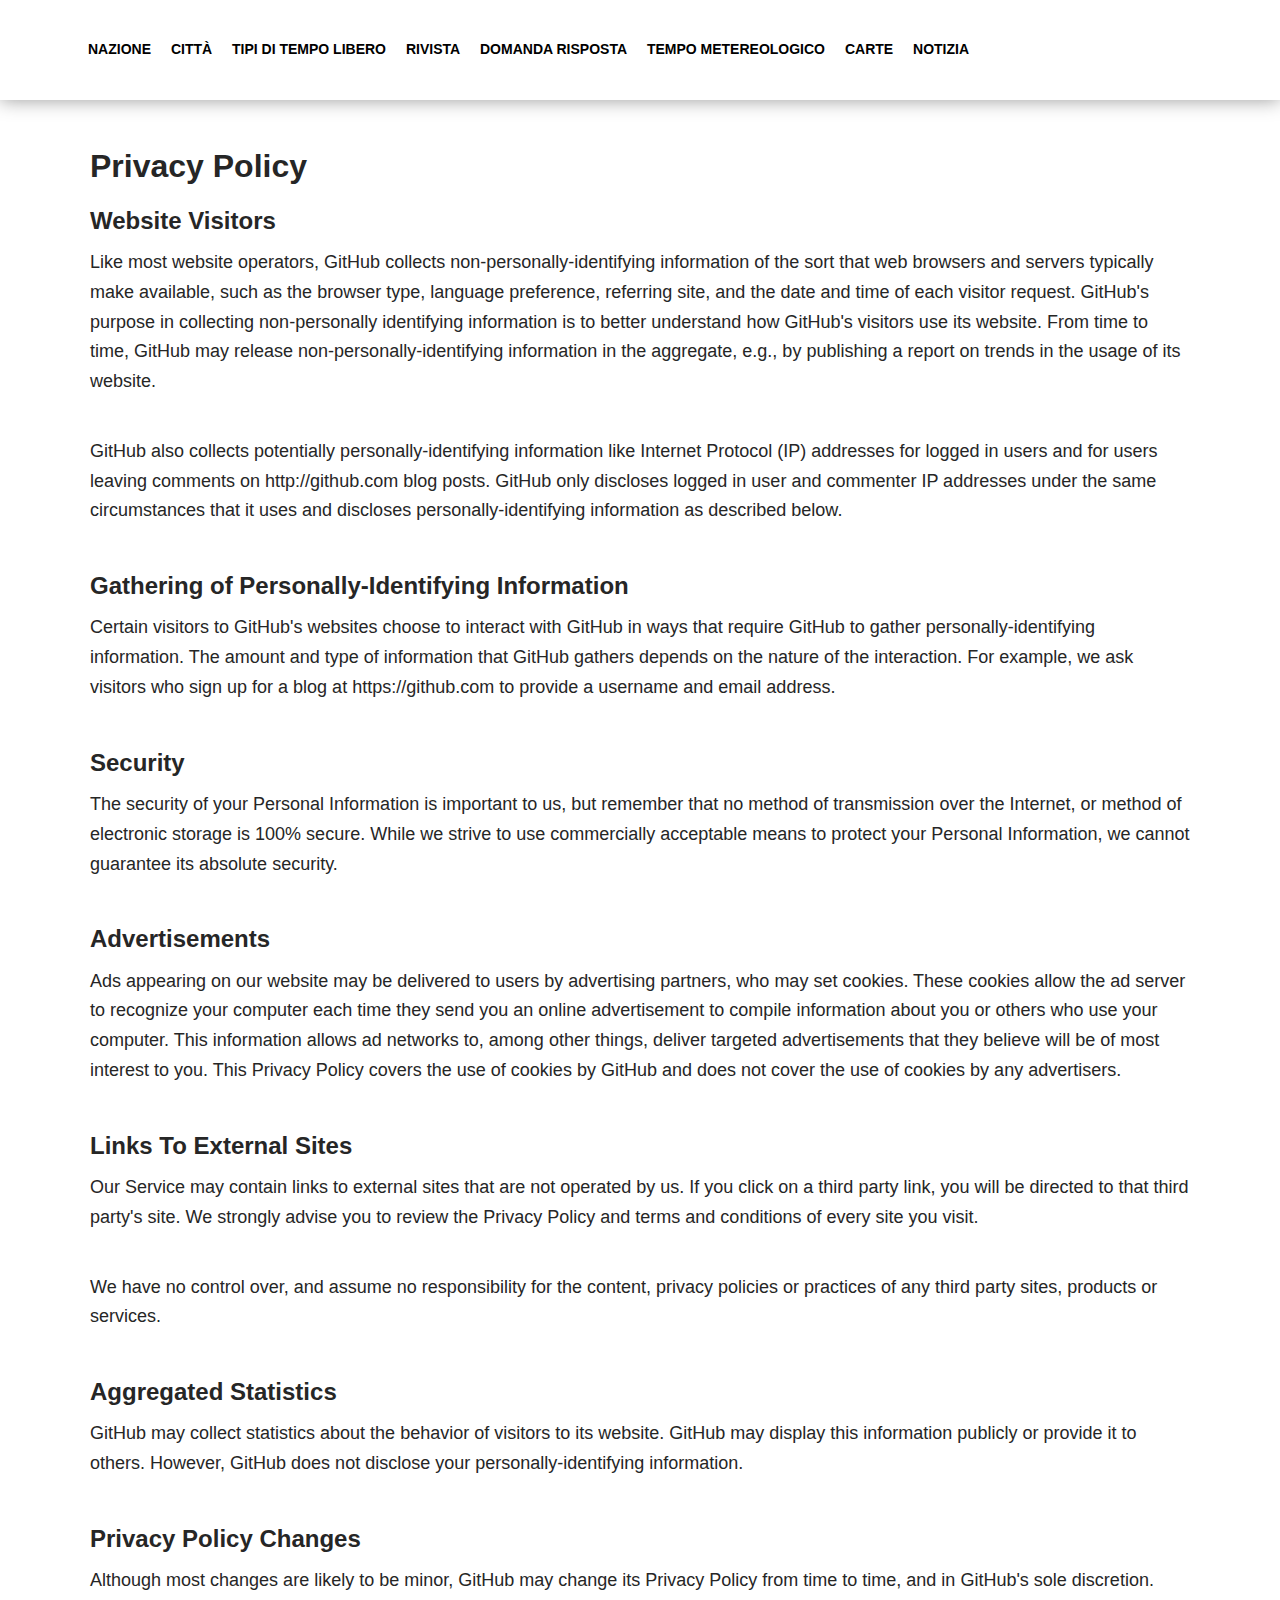
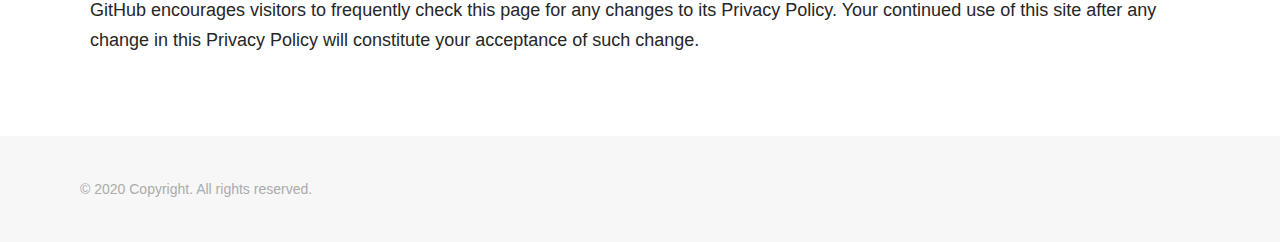
<file: PrivacyPolicy.html>
<!DOCTYPE html>
<!-- saved from url=(0073)file:///Users/a8/Downloads/WebScrapBook/data/20200610071507839/index.html -->
<html lang="en" data-scrapbook-source="https://tumanilotrty.github.io/002/" data-scrapbook-create="20200610071507839"><head><meta http-equiv="Content-Type" content="text/html; charset=UTF-8">
	
	<title>Privacy Policy</title>
	<meta name="viewport" content="width=device-width">
	<meta content="no-referrer" name="referrer">
	<link rel="stylesheet" href="./Privacy Policy_files/styles.min.css">
</head>

<body>
	<header>
		<div class="container">
			<div class="c-row">



				<nav>
					

					<ul class="d-md-none">
						<li><a href="file:///Users/a8/Downloads/WebScrapBook/data/20200610071507839/index.html#">NAZIONE</a></li>
						<li><a href="file:///Users/a8/Downloads/WebScrapBook/data/20200610071507839/index.html#">CITTÀ</a></li>
						<li><a href="file:///Users/a8/Downloads/WebScrapBook/data/20200610071507839/index.html#">TIPI DI TEMPO LIBERO</a></li>
						<li><a href="file:///Users/a8/Downloads/WebScrapBook/data/20200610071507839/index.html#">RIVISTA</a></li>
						<li><a href="file:///Users/a8/Downloads/WebScrapBook/data/20200610071507839/index.html#">DOMANDA RISPOSTA</a></li>
						<li><a href="file:///Users/a8/Downloads/WebScrapBook/data/20200610071507839/index.html#">TEMPO METEREOLOGICO</a></li>
						<li><a href="file:///Users/a8/Downloads/WebScrapBook/data/20200610071507839/index.html#">CARTE</a></li>
						<li><a href="file:///Users/a8/Downloads/WebScrapBook/data/20200610071507839/index.html#">NOTIZIA</a></li>
					</ul>
				</nav>

				<div class="more d-lg-none-up">
					<a href="file:///Users/a8/Downloads/WebScrapBook/data/20200610071507839/index.html#" class="burger">
						<svg class="menu-icon" width="35" height="35" viewBox="0 0 64 64" fill="currentColor" xmlns="https://www.w3.org/2000/svg" aria-hidden="true">
							<path d="M52.75,47.84H11.25a2.08,2.08,0,1,0,0,4.16h41.5a2.08,2.08,0,1,0,0-4.16Z"></path>
							<path d="M52.75,28.92H11.25a2.08,2.08,0,1,0,0,4.16h41.5a2.08,2.08,0,1,0,0-4.16Z"></path>
							<path d="M11.25,14.16h41.5a2.08,2.08,0,1,0,0-4.16H11.25a2.08,2.08,0,1,0,0,4.16Z"></path>
						</svg>
					</a>
				</div>

			</div>
		</div>

	</header>


	<!-- Custom HTML / Remove before use -->
	<div class="container">

		<div class="c-row">

			<!-- CONTENT START -->
			<div class="col-content">
				<div class="content" style="padding: 40px 0">
					<h1 class="h1">Privacy Policy</h1>
						<h2 class="h2">Website Visitors</h2>
			<p class="text">Like most website operators, GitHub collects non-personally-identifying information of the sort that web browsers and servers typically make available, such as the browser type, language preference, referring site, and the date and time of each visitor request. GitHub's purpose in collecting non-personally identifying information is to better understand how GitHub's visitors use its website. From time to time, GitHub may release non-personally-identifying information in the aggregate, e.g., by publishing a report on trends in the usage of its website.</p>
			<p class="text">GitHub also collects potentially personally-identifying information like Internet Protocol (IP) addresses for logged in users and for users leaving comments on http://github.com blog posts. GitHub only discloses logged in user and commenter IP addresses under the same circumstances that it uses and discloses personally-identifying information as described below.</p>
			
						<h2>Gathering of Personally-Identifying Information</h2>
			<p class="text">Certain visitors to GitHub's websites choose to interact with GitHub in ways that require GitHub to gather personally-identifying information. The amount and type of information that GitHub gathers depends on the nature of the interaction. For example, we ask visitors who sign up for a blog at https://github.com to provide a username and email address.</p>
			
						<h2>Security</h2>
			<p class="text">The security of your Personal Information is important to us, but remember that no method of transmission over the Internet, or method of electronic storage is 100% secure. While we strive to use commercially acceptable means to protect your Personal Information, we cannot guarantee its absolute security.</p>
			
						<h2>Advertisements</h2>
			<p class="text">Ads appearing on our website may be delivered to users by advertising partners, who may set cookies. These cookies allow the ad server to recognize your computer each time they send you an online advertisement to compile information about you or others who use your computer. This information allows ad networks to, among other things, deliver targeted advertisements that they believe will be of most interest to you. This Privacy Policy covers the use of cookies by GitHub and does not cover the use of cookies by any advertisers.</p>
			

						<h2>Links To External Sites</h2>
			<p class="text">Our Service may contain links to external sites that are not operated by us. If you click on a third party link, you will be directed to that third party's site. We strongly advise you to review the Privacy Policy and terms and conditions of every site you visit.</p>
			<p class="text">We have no control over, and assume no responsibility for the content, privacy policies or practices of any third party sites, products or services.</p>
			
			
			
						<h2>Aggregated Statistics</h2>
			<p class="text">GitHub may collect statistics about the behavior of visitors to its website. GitHub may display this information publicly or provide it to others. However, GitHub does not disclose your personally-identifying information.</p>
			
			
			
						<h2>Privacy Policy Changes</h2>
			<p class="text">Although most changes are likely to be minor, GitHub may change its Privacy Policy from time to time, and in GitHub's sole discretion. GitHub encourages visitors to frequently check this page for any changes to its Privacy Policy. Your continued use of this site after any change in this Privacy Policy will constitute your acceptance of such change.</p>

				

 				</div>
			</div>

			<!-- CONTENT END -->
		</div>
	</div>


	<footer>
		<div class="container">
			<div class="copy">
				<span>© 2020 Copyright. All rights reserved.</span>
			</div>
		</div>
	</footer>

	



</body></html>
</file>
<file: Privacy Policy_files/styles.min.css>
@font-face{font-family:Roboto;font-style:normal;font-weight:400;src:url("urn:scrapbook:download:error:https://tumanilotrty.github.io/002/fonts/roboto-regular-webfont.woff2") format("woff2")}@font-face{font-family:Roboto;font-style:italic;font-weight:400;src:url("urn:scrapbook:download:error:https://tumanilotrty.github.io/002/fonts/roboto-italic-webfont.woff2") format("woff2")}@font-face{font-family:Roboto;font-style:normal;font-weight:700;src:url("urn:scrapbook:download:error:https://tumanilotrty.github.io/002/fonts/roboto-bold-webfont.woff2") format("woff2")}@font-face{font-family:Roboto;font-style:italic;font-weight:700;src:url("urn:scrapbook:download:error:https://tumanilotrty.github.io/002/fonts/roboto-bolditalic-webfont.woff2") format("woff2")}*,::after,::before{-webkit-box-sizing:border-box;box-sizing:border-box}html{font-family:sans-serif;line-height:1.15;-webkit-text-size-adjust:100%;-webkit-tap-highlight-color:transparent}article,aside,figcaption,figure,footer,header,hgroup,main,nav,section{display:block}body{margin:0;font-family:-apple-system,BlinkMacSystemFont,"Segoe UI",Roboto,"Helvetica Neue",Arial,"Noto Sans",sans-serif,"Apple Color Emoji","Segoe UI Emoji","Segoe UI Symbol","Noto Color Emoji";font-size:1rem;font-weight:400;line-height:1.5;color:#212529;text-align:left;background-color:#fff}[tabindex="-1"]:focus{outline:0!important}hr{-webkit-box-sizing:content-box;box-sizing:content-box;height:0;overflow:visible}h1,h2,h3,h4,h5,h6{margin-top:0;margin-bottom:.5rem}p{margin-top:0;margin-bottom:1rem}abbr[data-original-title],abbr[title]{text-decoration:underline;-webkit-text-decoration:underline dotted;text-decoration:underline dotted;cursor:help;border-bottom:0;-webkit-text-decoration-skip-ink:none;text-decoration-skip-ink:none}address{margin-bottom:1rem;font-style:normal;line-height:inherit}dl,ol,ul{margin-top:0;margin-bottom:1rem}ol ol,ol ul,ul ol,ul ul{margin-bottom:0}dt{font-weight:700}dd{margin-bottom:.5rem;margin-left:0}blockquote{margin:0 0 1rem}b,strong{font-weight:bolder}small{font-size:80%}sub,sup{position:relative;font-size:75%;line-height:0;vertical-align:baseline}sub{bottom:-.25em}sup{top:-.5em}a{color:#007bff;text-decoration:none;background-color:transparent}a:hover{color:#0056b3;text-decoration:underline}a:not([href]):not([tabindex]){color:inherit;text-decoration:none}a:not([href]):not([tabindex]):focus,a:not([href]):not([tabindex]):hover{color:inherit;text-decoration:none}a:not([href]):not([tabindex]):focus{outline:0}code,kbd,pre,samp{font-family:SFMono-Regular,Menlo,Monaco,Consolas,"Liberation Mono","Courier New",monospace;font-size:1em}pre{margin-top:0;margin-bottom:1rem;overflow:auto}figure{margin:0 0 1rem}img{vertical-align:middle;border-style:none}svg{overflow:hidden;vertical-align:middle}table{border-collapse:collapse}caption{padding-top:.75rem;padding-bottom:.75rem;color:#6c757d;text-align:left;caption-side:bottom}th{text-align:inherit}label{display:inline-block;margin-bottom:.5rem}button{border-radius:0}button:focus{outline:1px dotted;outline:5px auto -webkit-focus-ring-color}button,input,optgroup,select,textarea{margin:0;font-family:inherit;font-size:inherit;line-height:inherit}button,input{overflow:visible}button,select{text-transform:none}select{word-wrap:normal}[type=button],[type=reset],[type=submit],button{-webkit-appearance:button}[type=button]:not(:disabled),[type=reset]:not(:disabled),[type=submit]:not(:disabled),button:not(:disabled){cursor:pointer}[type=button]::-moz-focus-inner,[type=reset]::-moz-focus-inner,[type=submit]::-moz-focus-inner,button::-moz-focus-inner{padding:0;border-style:none}input[type=checkbox],input[type=radio]{-webkit-box-sizing:border-box;box-sizing:border-box;padding:0}input[type=date],input[type=datetime-local],input[type=month],input[type=time]{-webkit-appearance:listbox}textarea{overflow:auto;resize:vertical}fieldset{min-width:0;padding:0;margin:0;border:0}legend{display:block;width:100%;max-width:100%;padding:0;margin-bottom:.5rem;font-size:1.5rem;line-height:inherit;color:inherit;white-space:normal}progress{vertical-align:baseline}[type=number]::-webkit-inner-spin-button,[type=number]::-webkit-outer-spin-button{height:auto}[type=search]{outline-offset:-2px;-webkit-appearance:none}[type=search]::-webkit-search-decoration{-webkit-appearance:none}::-webkit-file-upload-button{font:inherit;-webkit-appearance:button}output{display:inline-block}summary{display:list-item;cursor:pointer}template{display:none}[hidden]{display:none!important}::-webkit-input-placeholder{color:#666}::-moz-placeholder{color:#666}:-ms-input-placeholder{color:#666}::-ms-input-placeholder{color:#666}::placeholder{color:#666}::-moz-selection{background-color:orange;color:#fff}::selection{background-color:orange;color:#fff}input,textarea{outline:0}input:focus:required:invalid,textarea:focus:required:invalid{border-color:red}input:required:valid,textarea:required:valid{border-color:green}body{font-size:16px;min-width:320px;position:relative;line-height:1.65;font-family:Verdana,Geneva,Tahoma,sans-serif;overflow-x:hidden;color:#262626}@media (max-width:1199.98px){body{font-size:15px}}@media (max-width:991.98px){body{font-size:14px}}@media (max-width:767.98px){body{font-size:12px}}@media (max-width:575.98px){body{font-size:10px}}.container{width:100%;padding-right:10px;padding-left:10px;margin-left:auto;margin-right:auto}@media (min-width:576px){.container{max-width:540px}}@media (min-width:768px){.container{max-width:720px}}@media (min-width:992px){.container{max-width:960px}}@media (min-width:1200px){.container{max-width:1140px}}.container-fluid{width:100%;padding-right:10px;padding-left:10px;margin-left:auto;margin-right:auto}.c-row{display:-webkit-box;display:-webkit-flex;display:-ms-flexbox;display:flex;-webkit-box-orient:horizontal;-webkit-box-direction:normal;-webkit-flex-flow:row nowrap;-ms-flex-flow:row nowrap;flex-flow:row nowrap;-webkit-box-pack:center;-webkit-justify-content:center;-ms-flex-pack:center;justify-content:center}.col-content{-webkit-box-flex:4;-webkit-flex:4 1 65%;-ms-flex:4 1 65%;flex:4 1 65%;padding-right:10px;padding-left:10px}.col-article{-webkit-box-flex:1;-webkit-flex:1 1 35%;-ms-flex:1 1 35%;flex:1 1 35%;padding-right:10px;padding-left:10px}@media (max-width:575.98px){.d-xs-none{display:none!important}}@media (max-width:767.98px){.d-sm-none{display:none!important}}@media (max-width:991.98px){.d-md-none{display:none!important}}@media (max-width:1199.98px){.d-lg-none{display:none!important}}@media (min-width:992px){.d-lg-none-up{display:none!important}}.d-xl-none{display:none!important}@media (min-width:1200px){.d-xl-none-up{display:none!important}}.w-100{width:100%}.img-responsive{display:block;max-width:100%;height:auto}a{color:#0098bd;-webkit-transition:all .25s ease;-o-transition:all .25s ease;transition:all .25s ease}a:hover{color:#006f8a}header{height:100px;background-color:#fff;overflow:hidden;color:#000;display:-webkit-box;display:-webkit-flex;display:-ms-flexbox;display:flex;-webkit-align-content:center;-ms-flex-line-pack:center;align-content:center;-webkit-box-align:center;-webkit-align-items:center;-ms-flex-align:center;align-items:center;font-size:14px;-webkit-box-shadow:0 0 18px 0 #999;box-shadow:0 0 18px 0 #999}header .c-row{-webkit-box-pack:justify;-webkit-justify-content:space-between;-ms-flex-pack:justify;justify-content:space-between}nav{display:-webkit-box;display:-webkit-flex;display:-ms-flexbox;display:flex;-webkit-box-align:center;-webkit-align-items:center;-ms-flex-align:center;align-items:center;overflow:hidden}nav .logo{width:150px;min-width:100px;margin-right:20px}nav ul{list-style-type:none;margin:0;padding:0;white-space:nowrap}nav ul li{display:inline-block;line-height:0;font-size:14px;text-transform:uppercase;font-weight:600}nav ul li a{padding:10px 8px;color:#000;-webkit-transition:all .25s ease;-o-transition:all .25s ease;transition:all .25s ease}nav ul li a.active,nav ul li a:hover{text-decoration:none;color:#c00}.more{display:-webkit-box;display:-webkit-flex;display:-ms-flexbox;display:flex;-webkit-box-align:center;-webkit-align-items:center;-ms-flex-align:center;align-items:center}.more a{margin-left:20px;line-height:0;color:#000;text-decoration:none;-webkit-transition:all .25s ease;-o-transition:all .25s ease;transition:all .25s ease}.more a:hover{text-decoration:none;color:rgba(0,0,0,.8)}.more .edition{white-space:nowrap;font-size:12px;font-weight:900}.more .edition svg{width:35px;height:35px;margin-left:8px}.title{margin:30px 0}.title h1{font-size:2.9em;font-weight:200;line-height:1.06452;font-family:OpenSans;font-weight:700}@media (max-width:575.98px){.title h1{font-size:2.8em;line-height:1.2}}.title h1 span{background-color:red;font-size:17px;padding:5px;position:relative;bottom:8px;color:#fff;font-family:Verdana,Geneva,Tahoma,sans-serif}.subtitle{margin-bottom:40px}.subtitle h2{font-size:1.45em;font-weight:100;line-height:1.25}.img-block{font-size:16px;line-height:1.25;margin:20px 0}.img-caption{position:relative;color:#595959;margin-top:20px;text-align:center;font-style:italic}.h3{margin-top:20px;font-size:2em;line-height:1.25;font-weight:700;font-family:OpenSans}.text{font-size:18px;font-weight:100;margin-bottom:40px}@media (max-width:575.98px){.text{font-size:14px}}blockquote{padding:25px 40px;padding-left:80px;border-left:3px solid #69c;font-style:italic;background:#f7f7f7;margin-bottom:40px;font-family:Georgia;font-size:20px}@media (max-width:575.98px){blockquote{padding-left:30px;font-size:16px}}.comments{display:block;width:100%;position:relative;border-top:1px solid #d9d9d9;margin-top:40px}.comments .title{font-size:24px;font-weight:200;line-height:1.25;margin:40px 0}@media (max-width:575.98px){.comments .title{font-size:16px;margin-bottom:20px}}.comments .title a{color:#000}.comments .title a span{color:#666}.comments .title a:hover{color:#000;text-decoration:none}.comments .items .item{font-size:15px;display:-webkit-box;display:-webkit-flex;display:-ms-flexbox;display:flex;padding-bottom:20px}@media (max-width:575.98px){.comments .items .item{font-size:12px}}.comments .items .item .left{width:50px;height:50px;margin-right:10px}@media (max-width:575.98px){.comments .items .item .left{width:40px;height:40px;margin-right:0}}.comments .items .item .left .avatar{display:block;position:relative;overflow:hidden;width:50px;height:50px;border-radius:16em}@media (max-width:575.98px){.comments .items .item .left .avatar{width:40px;height:40px}}.comments .items .item .right{padding-left:10px}.comments .items .item .right .header{color:#777;margin-bottom:5px}.comments .items .item .right .header span{position:relative;padding-right:15px}.comments .items .item .right .header span:first-child:before{content:'';position:absolute;right:0;top:0;width:1px;height:100%;background-color:#d9d9d9}.comments .items .item .right .header span:last-child{padding-left:10px}.comments .items .item .right .body{line-height:1.25;margin-bottom:5px}.comments .items .item .right .footer{color:#0098bd}.comments .items .item .right .footer a{margin-right:20px;-webkit-transition:all .25s ease;-o-transition:all .25s ease;transition:all .25s ease}.comments .items .item .right .footer a:first-child{border-bottom:1px solid transparent}.comments .items .item .right .footer a:first-child:hover{color:#0098bd;text-decoration:none;border-bottom:1px solid #0098bd}.comments .items .item .right .footer a:last-child{color:#a8a8a8}.comments .items .item .right .footer a:last-child:hover{text-decoration:none;color:#8f8f8f}.comments .bottom{margin-bottom:40px;margin-top:10px}.comments .bottom .button{font-size:16px;display:inline-block;padding:10px 25px;background-color:#000;border-radius:8px;color:#fff;-webkit-transition:all .25s ease;-o-transition:all .25s ease;transition:all .25s ease}.comments .bottom .button:hover{text-decoration:none;color:#fff;background-color:#333}strong{font-weight:700}.img-block{padding:20px;background-color:#f1f1f1;border:1px solid #ddd;margin-bottom:60px}.img-block .img-wrap{border:1px solid #ddd;margin-bottom:25px}.mini-title{display:block;width:100%;text-align:center;padding:8px;background-color:#06c;color:#fff;margin-bottom:40px;font-weight:700}@media (max-width:575.98px){.mini-title{font-size:16px}}.list-step{font-size:18px}@media (max-width:575.98px){.list-step{font-size:16px}}.list-step ul{list-style-type:none}@media (max-width:575.98px){.list-step ul{margin:0;padding:0}}.list-step ul li{position:relative;margin-top:40px;font-weight:900}@media (max-width:575.98px){.list-step ul li{margin-left:20px}}.list-step ul li:before{content:'';position:absolute;display:block;width:8px;height:8px;border-radius:16em;background-color:#06c;top:10px;left:-20px}.list-step .tip{color:#666;margin:35px 0}.form-box{padding:40px 60px;border:1px solid #ddd}@media (max-width:575.98px){.form-box{padding:20px}}.result{margin-top:45px}.result .result-item{margin-bottom:20px}.result .result-item .box-img{display:block;position:relative;margin-bottom:15px}.result .result-item .box-img .caption{display:inline-block;text-align:center;position:absolute;right:5px;bottom:5px;background-color:#fff;padding:4px}.result .result-item .box-img .caption-title{color:#fff;display:block;text-transform:uppercase;font-size:12px;padding:5px 15px;background-color:#006fbd;font-weight:700}.result .result-item .box-img .caption-sum{font-size:18px;padding:2px 0;color:#006fbd;font-weight:700}.result .result-item .box-text{display:block;position:relative;padding:20px;line-height:1.25;border:1px solid #ddd}.result .result-item .box-text .text{font-size:17px;margin-bottom:20px}.result .result-item .box-text .footer{display:-webkit-box;display:-webkit-flex;display:-ms-flexbox;display:flex;-webkit-box-pack:justify;-webkit-justify-content:space-between;-ms-flex-pack:justify;justify-content:space-between;padding-top:20px;border-top:1px solid #ddd;font-style:italic;color:#8b8b8b}.result .result-item .box-text .footer span{position:relative}.result .result-item .box-text .footer span:last-child{padding-left:16px}.result .result-item .box-text .footer span:last-child:before{content:'';background-image:url("");position:absolute;width:16px;height:16px;left:-5px;top:1px}.steps{border:1px solid #ddd;padding-bottom:40px}.steps-title{display:block;width:100%;border-bottom:1px solid #ddd;padding:30px 5px;background-color:#f7f7f7;text-align:center;font-size:19px;font-weight:700}.steps-item{padding:0 15px;padding-top:40px;text-align:center}.steps-num{font-size:15px;color:#8b8b8b;line-height:1;margin-bottom:20px}.steps-tip{font-size:19px;font-weight:700;margin-bottom:20px}.steps-tip a{color:#006fbd}.steps-tip a:hover{color:#006fbd;text-decoration:none}.steps img{border:1px solid #ddd}footer{display:block;width:100%;text-align:center;padding:40px 0;color:#ababab;background-color:#f7f7f7}footer .copy{text-align:left}footer .copy span{font-size:14px}footer .copy div{margin-bottom:10px}footer .copy a{color:#ababab;text-decoration:underline;font-size:14px}footer .copy a:last-child{margin-left:20px}
</file>
